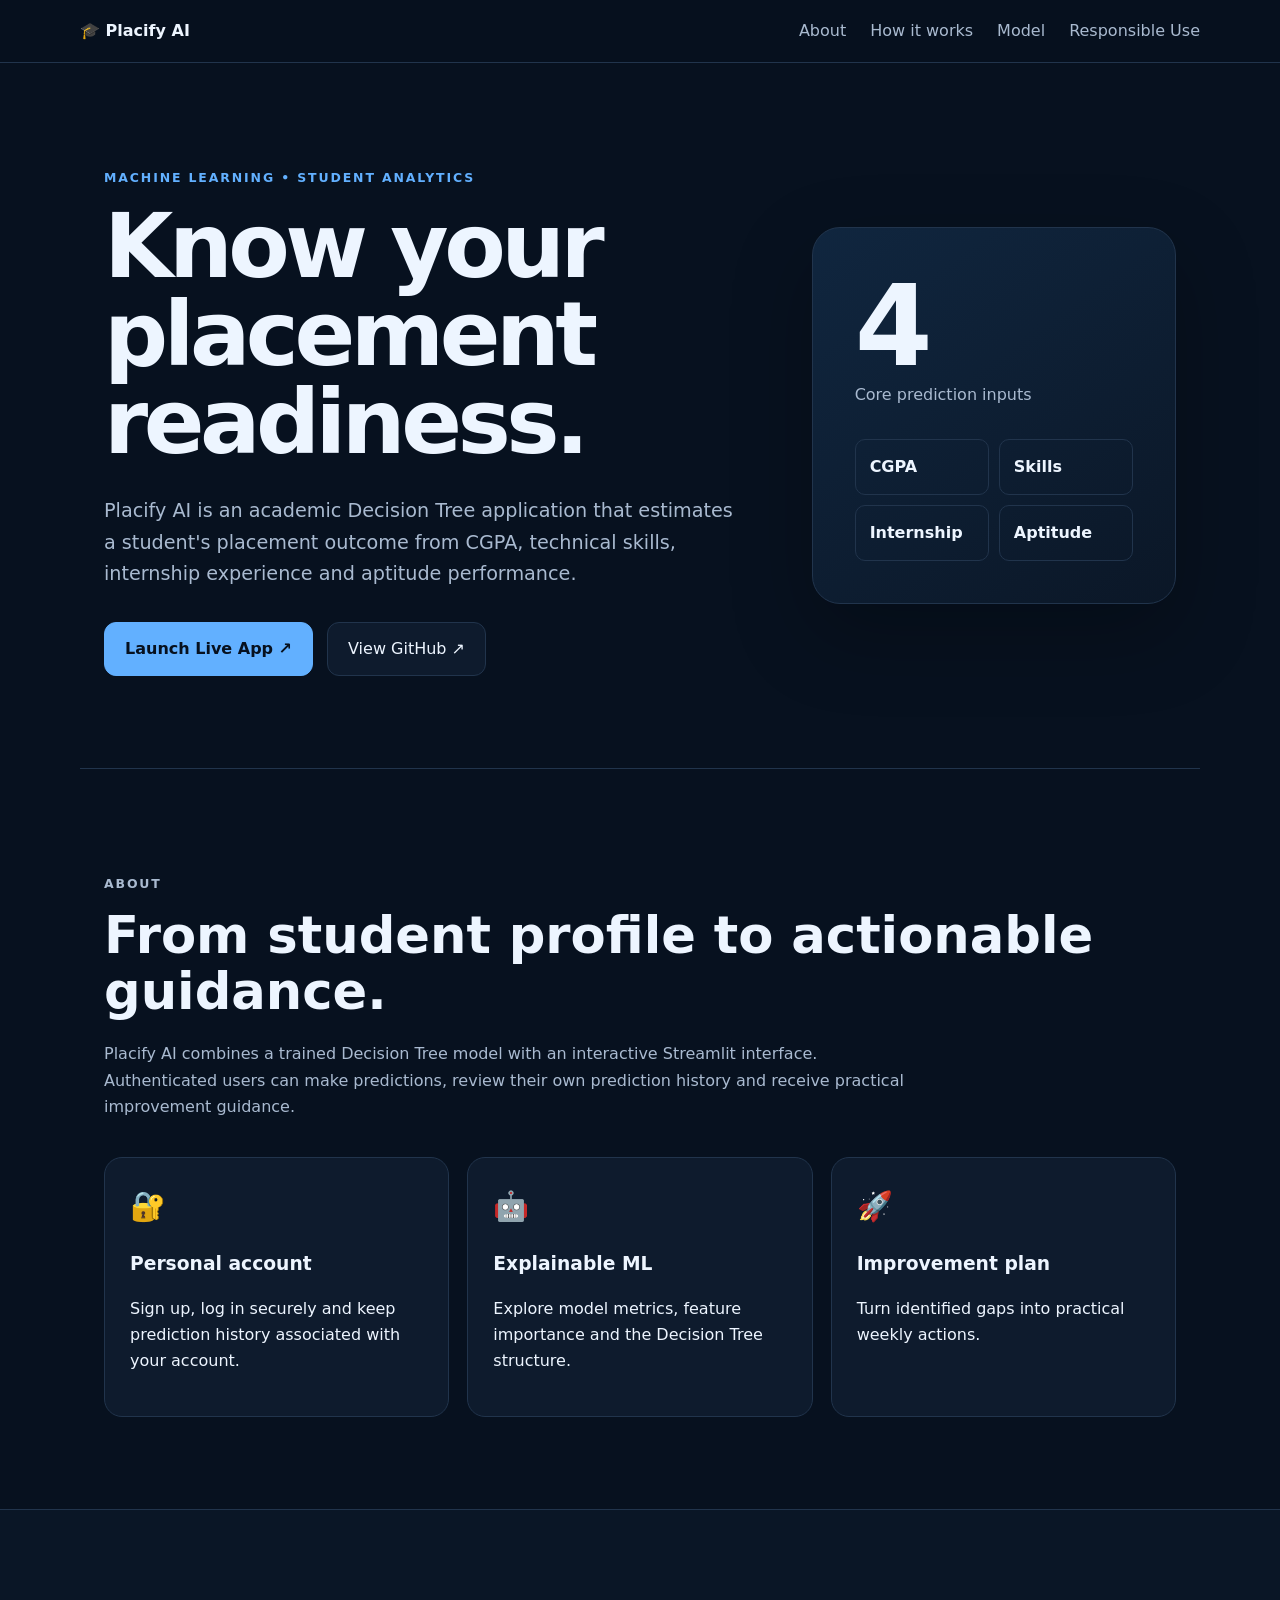
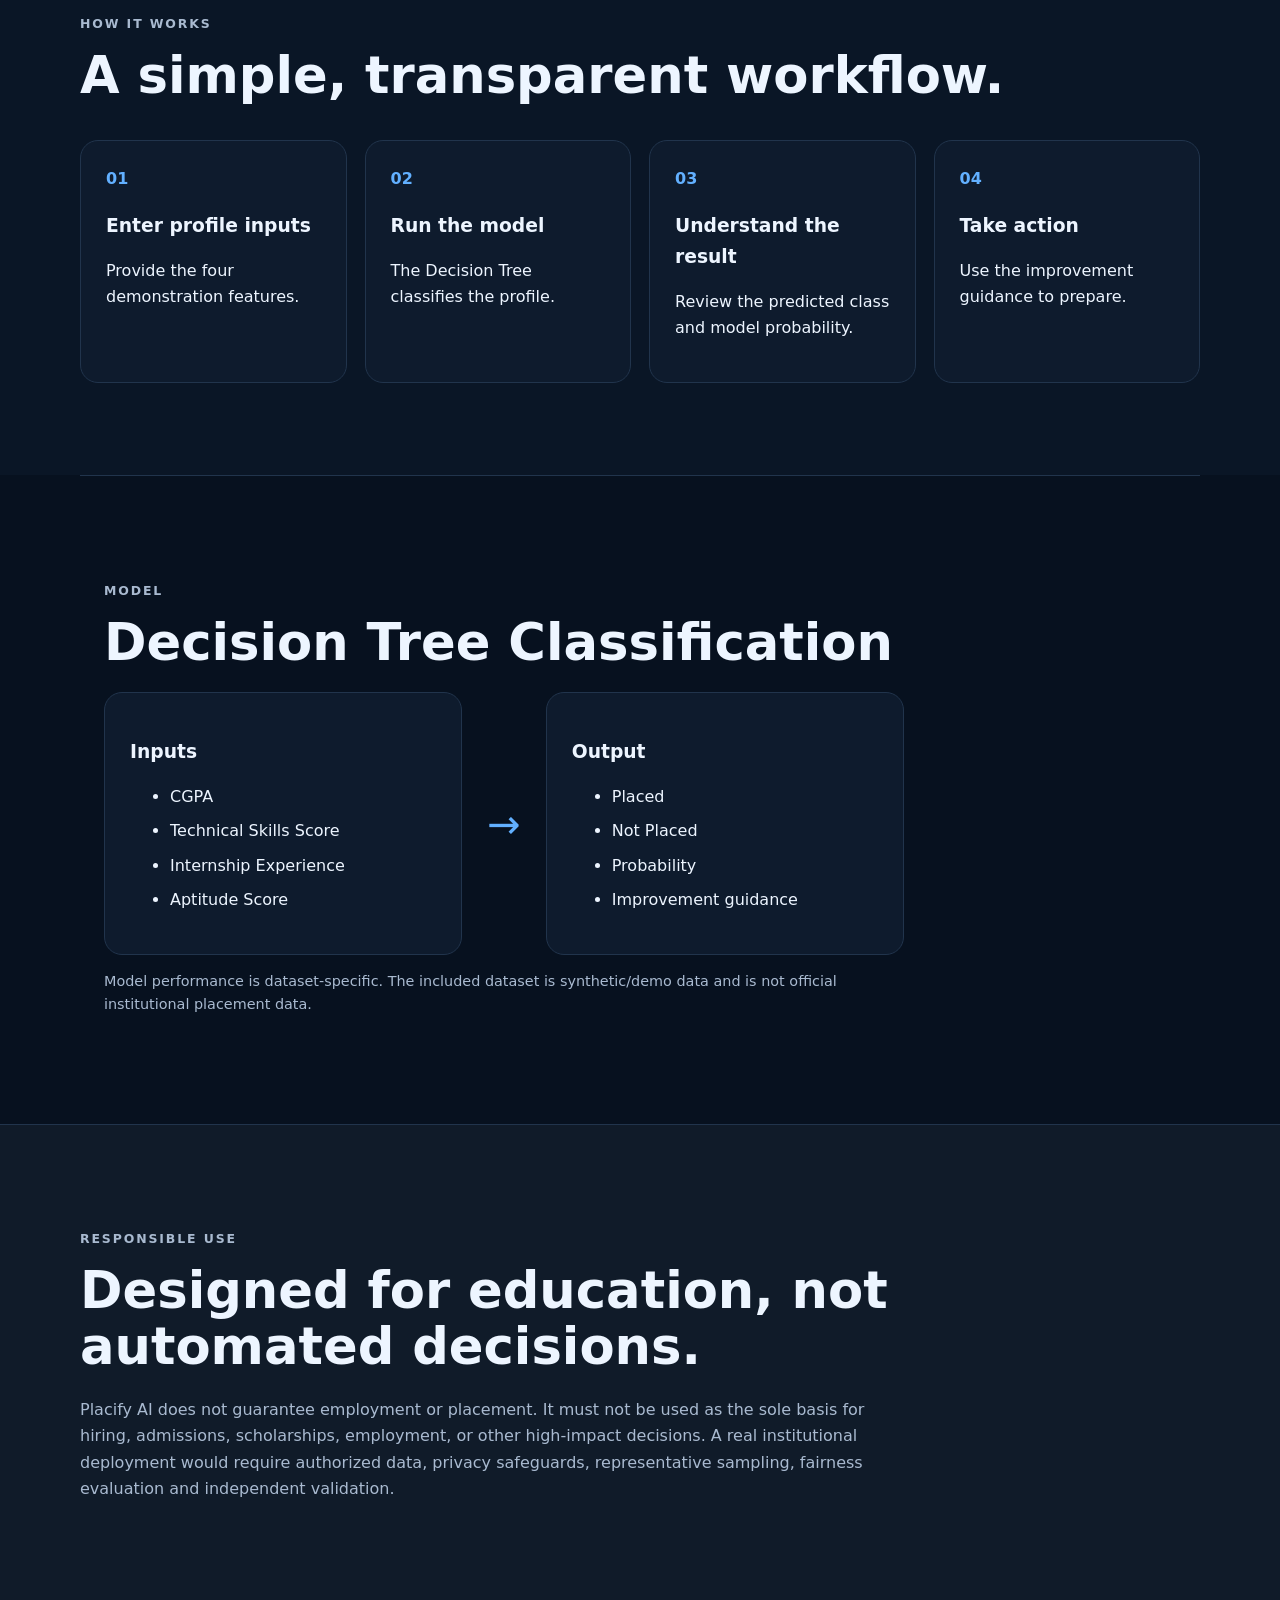
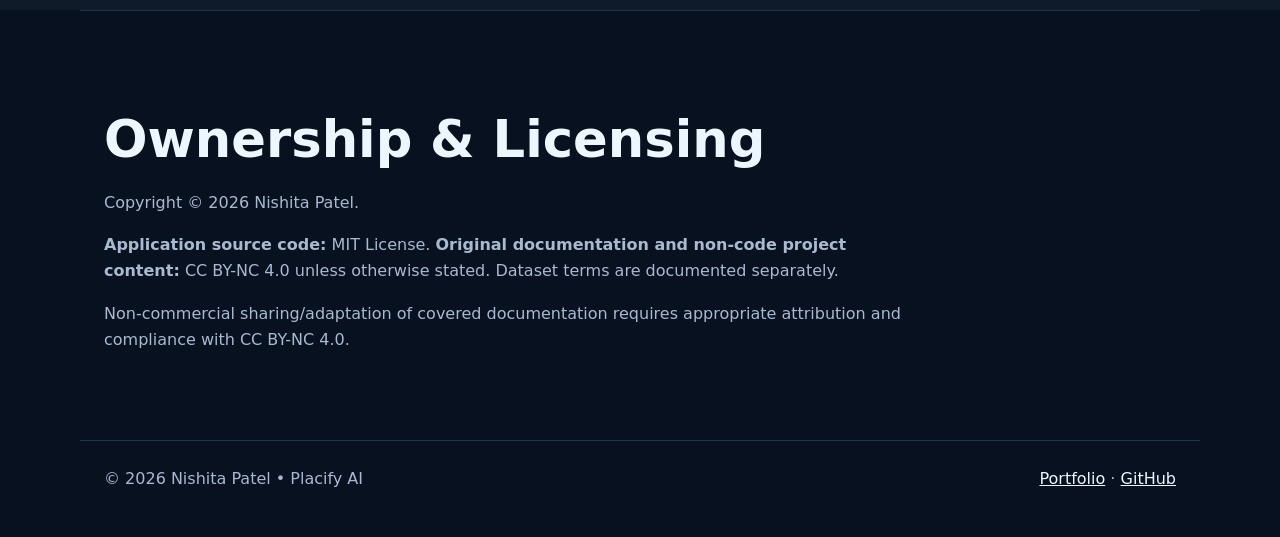
<file: website/index.html>
<!doctype html>
<html lang="en">
<head>
  <meta charset="utf-8">
  <meta name="viewport" content="width=device-width,initial-scale=1">
  <meta name="description" content="Placify AI — Student Placement Prediction using Decision Tree Classification.">
  <title>Placify AI | Student Placement Prediction</title>
  <link rel="stylesheet" href="styles.css">
</head>
<body>
<header class="nav"><a class="brand" href="#top">🎓 Placify AI</a><nav><a href="#about">About</a><a href="#how">How it works</a><a href="#model">Model</a><a href="#responsible">Responsible Use</a></nav></header>
<main id="top">
<section class="hero"><div><p class="eyebrow">MACHINE LEARNING • STUDENT ANALYTICS</p><h1>Know your placement readiness.</h1><p class="lead">Placify AI is an academic Decision Tree application that estimates a student's placement outcome from CGPA, technical skills, internship experience and aptitude performance.</p><div class="actions"><a id="liveApp" class="button primary" href="#">Launch Live App ↗</a><a id="github" class="button" href="#">View GitHub ↗</a></div></div><div class="hero-card"><div class="kpi">4</div><span>Core prediction inputs</span><div class="mini-grid"><b>CGPA</b><b>Skills</b><b>Internship</b><b>Aptitude</b></div></div></section>
<section id="about" class="section"><p class="eyebrow">ABOUT</p><h2>From student profile to actionable guidance.</h2><p>Placify AI combines a trained Decision Tree model with an interactive Streamlit interface. Authenticated users can make predictions, review their own prediction history and receive practical improvement guidance.</p><div class="grid"><article><span>🔐</span><h3>Personal account</h3><p>Sign up, log in securely and keep prediction history associated with your account.</p></article><article><span>🤖</span><h3>Explainable ML</h3><p>Explore model metrics, feature importance and the Decision Tree structure.</p></article><article><span>🚀</span><h3>Improvement plan</h3><p>Turn identified gaps into practical weekly actions.</p></article></div></section>
<section id="how" class="section alt"><p class="eyebrow">HOW IT WORKS</p><h2>A simple, transparent workflow.</h2><div class="steps"><div><strong>01</strong><h3>Enter profile inputs</h3><p>Provide the four demonstration features.</p></div><div><strong>02</strong><h3>Run the model</h3><p>The Decision Tree classifies the profile.</p></div><div><strong>03</strong><h3>Understand the result</h3><p>Review the predicted class and model probability.</p></div><div><strong>04</strong><h3>Take action</h3><p>Use the improvement guidance to prepare.</p></div></div></section>
<section id="model" class="section"><p class="eyebrow">MODEL</p><h2>Decision Tree Classification</h2><div class="model-box"><div><h3>Inputs</h3><ul><li>CGPA</li><li>Technical Skills Score</li><li>Internship Experience</li><li>Aptitude Score</li></ul></div><div class="arrow">→</div><div><h3>Output</h3><ul><li>Placed</li><li>Not Placed</li><li>Probability</li><li>Improvement guidance</li></ul></div></div><p class="note">Model performance is dataset-specific. The included dataset is synthetic/demo data and is not official institutional placement data.</p></section>
<section id="responsible" class="section warning"><p class="eyebrow">RESPONSIBLE USE</p><h2>Designed for education, not automated decisions.</h2><p>Placify AI does not guarantee employment or placement. It must not be used as the sole basis for hiring, admissions, scholarships, employment, or other high-impact decisions. A real institutional deployment would require authorized data, privacy safeguards, representative sampling, fairness evaluation and independent validation.</p></section>
<section class="section license"><h2>Ownership & Licensing</h2><p>Copyright © 2026 Nishita Patel.</p><p><strong>Application source code:</strong> MIT License. <strong>Original documentation and non-code project content:</strong> CC BY-NC 4.0 unless otherwise stated. Dataset terms are documented separately.</p><p>Non-commercial sharing/adaptation of covered documentation requires appropriate attribution and compliance with CC BY-NC 4.0.</p></section>
</main>
<footer><span>© 2026 Nishita Patel • Placify AI</span><span><a id="portfolio" href="#">Portfolio</a> · <a id="githubFooter" href="#">GitHub</a></span></footer>
<script src="script.js"></script>
</body>
</html>
</file>
<file: website/styles.css>
:root{--bg:#07111f;--surface:#0e1b2d;--text:#edf5ff;--muted:#a9bad0;--accent:#62b0ff;--line:#21344c;--max:1120px}*{box-sizing:border-box}html{scroll-behavior:smooth}body{margin:0;font-family:Inter,ui-sans-serif,system-ui,-apple-system,BlinkMacSystemFont,"Segoe UI",sans-serif;background:var(--bg);color:var(--text);line-height:1.65}.nav{position:sticky;top:0;z-index:10;display:flex;justify-content:space-between;align-items:center;padding:18px max(24px,calc((100vw - var(--max))/2));background:rgba(7,17,31,.9);backdrop-filter:blur(12px);border-bottom:1px solid var(--line)}a{color:inherit}.brand{text-decoration:none;font-weight:800}.nav nav{display:flex;gap:24px}.nav nav a{text-decoration:none;color:var(--muted)}.hero,.section{max-width:var(--max);margin:auto;padding:92px 24px}.hero{min-height:650px;display:grid;grid-template-columns:1.4fr .8fr;gap:70px;align-items:center}.eyebrow{letter-spacing:.15em;font-size:.78rem;font-weight:800;color:var(--accent)}h1{font-size:clamp(3.2rem,7vw,6rem);line-height:.98;margin:15px 0 28px;letter-spacing:-.05em}h2{font-size:clamp(2rem,4vw,3.3rem);line-height:1.1;margin:8px 0 22px}h3{margin-bottom:8px}.lead{font-size:1.2rem;color:var(--muted);max-width:700px}.actions{display:flex;gap:14px;margin-top:32px;flex-wrap:wrap}.button{display:inline-block;padding:13px 20px;border:1px solid var(--line);border-radius:12px;text-decoration:none;background:var(--surface)}.button.primary{background:var(--accent);color:#07111f;border-color:var(--accent);font-weight:800}.hero-card{padding:42px;border:1px solid var(--line);border-radius:28px;background:linear-gradient(145deg,#10263f,#0b1727);box-shadow:0 30px 80px rgba(0,0,0,.25)}.kpi{font-size:7rem;font-weight:900;line-height:1}.hero-card span{color:var(--muted)}.mini-grid{display:grid;grid-template-columns:1fr 1fr;gap:10px;margin-top:30px}.mini-grid b{padding:14px;border:1px solid var(--line);border-radius:10px}.section{border-top:1px solid var(--line)}.section>p{max-width:800px;color:var(--muted)}.grid,.steps{display:grid;grid-template-columns:repeat(3,1fr);gap:18px;margin-top:36px}.grid article,.steps>div{padding:25px;border:1px solid var(--line);border-radius:18px;background:var(--surface)}.grid article span{font-size:1.8rem}.steps{grid-template-columns:repeat(4,1fr)}.steps strong{color:var(--accent)}.alt{max-width:none;padding-left:max(24px,calc((100vw - var(--max))/2));padding-right:max(24px,calc((100vw - var(--max))/2));background:#0a1626}.model-box{display:grid;grid-template-columns:1fr auto 1fr;gap:25px;align-items:center;max-width:800px}.model-box>div:not(.arrow){padding:25px;border:1px solid var(--line);border-radius:18px;background:var(--surface)}.arrow{font-size:2.5rem;color:var(--accent)}li{margin:8px 0}.note{font-size:.9rem}.warning{max-width:none;padding-left:max(24px,calc((100vw - var(--max))/2));padding-right:max(24px,calc((100vw - var(--max))/2));background:#101b29}.license{padding-bottom:70px}footer{max-width:var(--max);margin:auto;padding:25px 24px 45px;display:flex;justify-content:space-between;color:var(--muted);border-top:1px solid var(--line)}footer a{color:var(--text)}@media(max-width:800px){.nav nav{display:none}.hero{grid-template-columns:1fr;padding-top:60px}.grid,.steps{grid-template-columns:1fr 1fr}.model-box{grid-template-columns:1fr}.arrow{text-align:center;transform:rotate(90deg)}footer{display:block}footer span{display:block;margin:8px 0}}@media(max-width:520px){.grid,.steps{grid-template-columns:1fr}}
</file>
